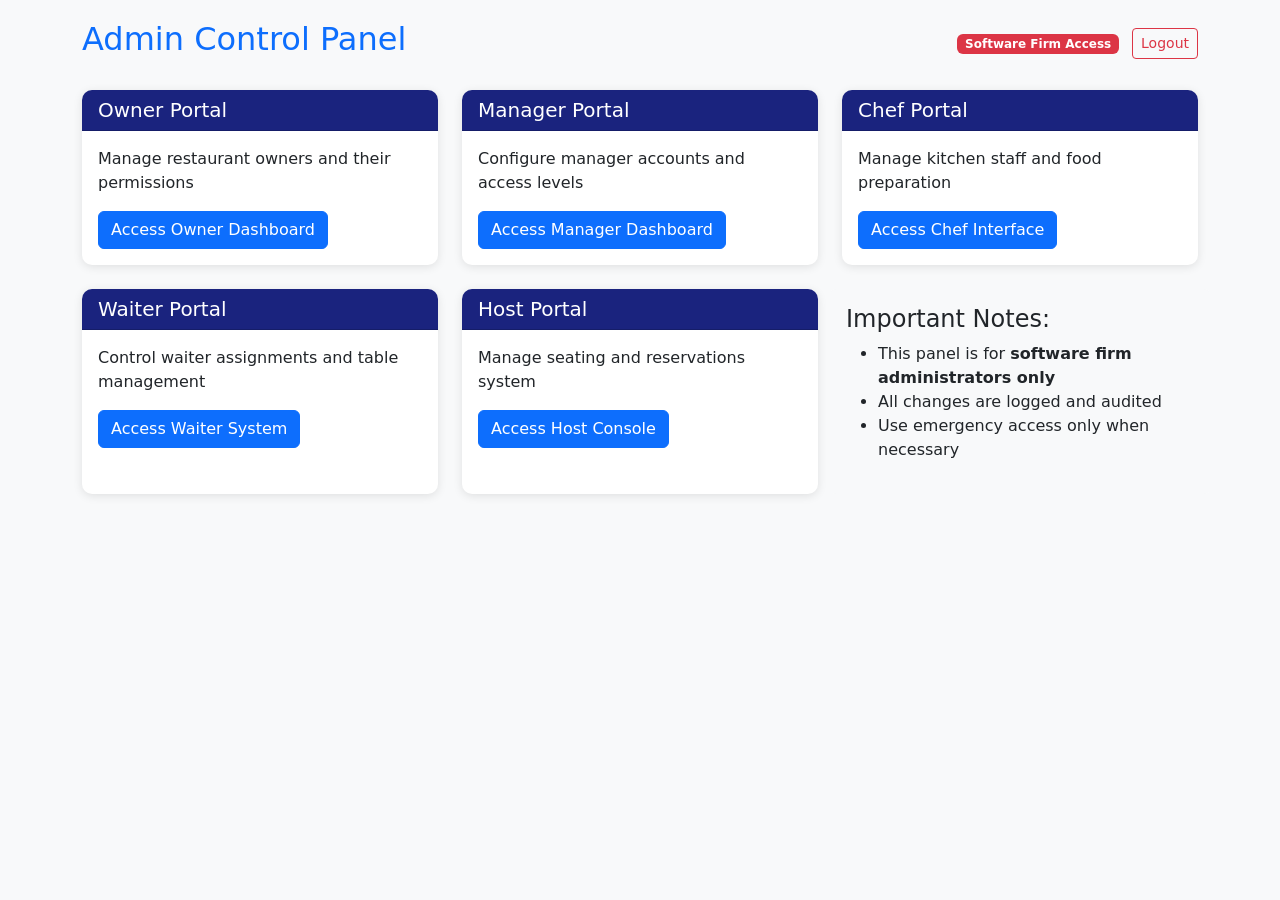
<file: target/classes/templates/admin.html>
<!DOCTYPE html>
<html lang="en">
<head>
    <meta charset="UTF-8">
    <meta name="viewport" content="width=device-width, initial-scale=1.0">
    <title>Admin Control Panel</title>
    <link href="https://cdn.jsdelivr.net/npm/bootstrap@5.3.0/dist/css/bootstrap.min.css" rel="stylesheet">
    <style>
        body {
            background-color: #f8f9fa;
            padding: 20px;
        }
        .admin-card {
            border: none;
            border-radius: 10px;
            box-shadow: 0 2px 10px rgba(0,0,0,0.1);
            transition: transform 0.2s;
            height: 100%;
        }
        .admin-card:hover {
            transform: translateY(-5px);
        }
        .card-header {
            background-color: #1a237e;
            color: white;
            border-radius: 10px 10px 0 0 !important;
        }
    </style>
</head>
<body>
    <div class="container">
        <div class="d-flex justify-content-between align-items-center mb-4">
            <h2 class="text-primary">
                <i class="bi bi-shield-lock"></i> Admin Control Panel
            </h2>
            <div>
                <span class="badge bg-danger me-2">Software Firm Access</span>
                <a href="/" class="btn btn-sm btn-outline-danger">
                    <i class="bi bi-box-arrow-right"></i> Logout
                </a>
            </div>
        </div>

        <div class="row row-cols-1 row-cols-md-2 row-cols-lg-3 g-4">
            <!-- Owner Management -->
            <div class="col">
                <div class="admin-card card">
                    <div class="card-header">
                        <h5 class="card-title mb-0">
                            <i class="bi bi-person-vcard"></i> Owner Portal
                        </h5>
                    </div>
                    <div class="card-body">
                        <p class="card-text">Manage restaurant owners and their permissions</p>
                        <a href="/owner" class="btn btn-primary">
                            Access Owner Dashboard
                        </a>
                    </div>
                </div>
            </div>

            <!-- Manager Management -->
            <div class="col">
                <div class="admin-card card">
                    <div class="card-header">
                        <h5 class="card-title mb-0">
                            <i class="bi bi-person-gear"></i> Manager Portal
                        </h5>
                    </div>
                    <div class="card-body">
                        <p class="card-text">Configure manager accounts and access levels</p>
                        <a href="/manager" class="btn btn-primary">
                            Access Manager Dashboard
                        </a>
                    </div>
                </div>
            </div>

            <!-- Chef Management -->
            <div class="col">
                <div class="admin-card card">
                    <div class="card-header">
                        <h5 class="card-title mb-0">
                            <i class="bi bi-egg-fried"></i> Chef Portal
                        </h5>
                    </div>
                    <div class="card-body">
                        <p class="card-text">Manage kitchen staff and food preparation</p>
                        <a href="/chef" class="btn btn-primary">
                            Access Chef Interface
                        </a>
                    </div>
                </div>
            </div>

            <!-- Waiter Management -->
            <div class="col">
                <div class="admin-card card">
                    <div class="card-header">
                        <h5 class="card-title mb-0">
                            <i class="bi bi-cup-hot"></i> Waiter Portal
                        </h5>
                    </div>
                    <div class="card-body">
                        <p class="card-text">Control waiter assignments and table management</p>
                        <a href="/waiter" class="btn btn-primary">
                            Access Waiter System
                        </a>
                    </div>
                </div>
            </div>

            <!-- Host Management -->
            <div class="col">
                <div class="admin-card card">
                    <div class="card-header">
                        <h5 class="card-title mb-0">
                            <i class="bi bi-door-open"></i> Host Portal
                        </h5>
                    </div>
                    <div class="card-body">
                        <p class="card-text">Manage seating and reservations system</p>
                        <a href="/host" class="btn btn-primary">
                            Access Host Console
                        </a>
                    </div>
                </div>
            </div>

           

        <div class="mt-4 p-3 bg-light rounded">
            <h4><i class="bi bi-shield-exclamation"></i> Important Notes:</h4>
            <ul>
                <li>This panel is for <strong>software firm administrators only</strong></li>
                <li>All changes are logged and audited</li>
                <li>Use emergency access only when necessary</li>
            </ul>
        </div>
    </div>

    <script src="https://cdn.jsdelivr.net/npm/bootstrap@5.3.0/dist/js/bootstrap.bundle.min.js"></script>
</body>
</html>
</file>
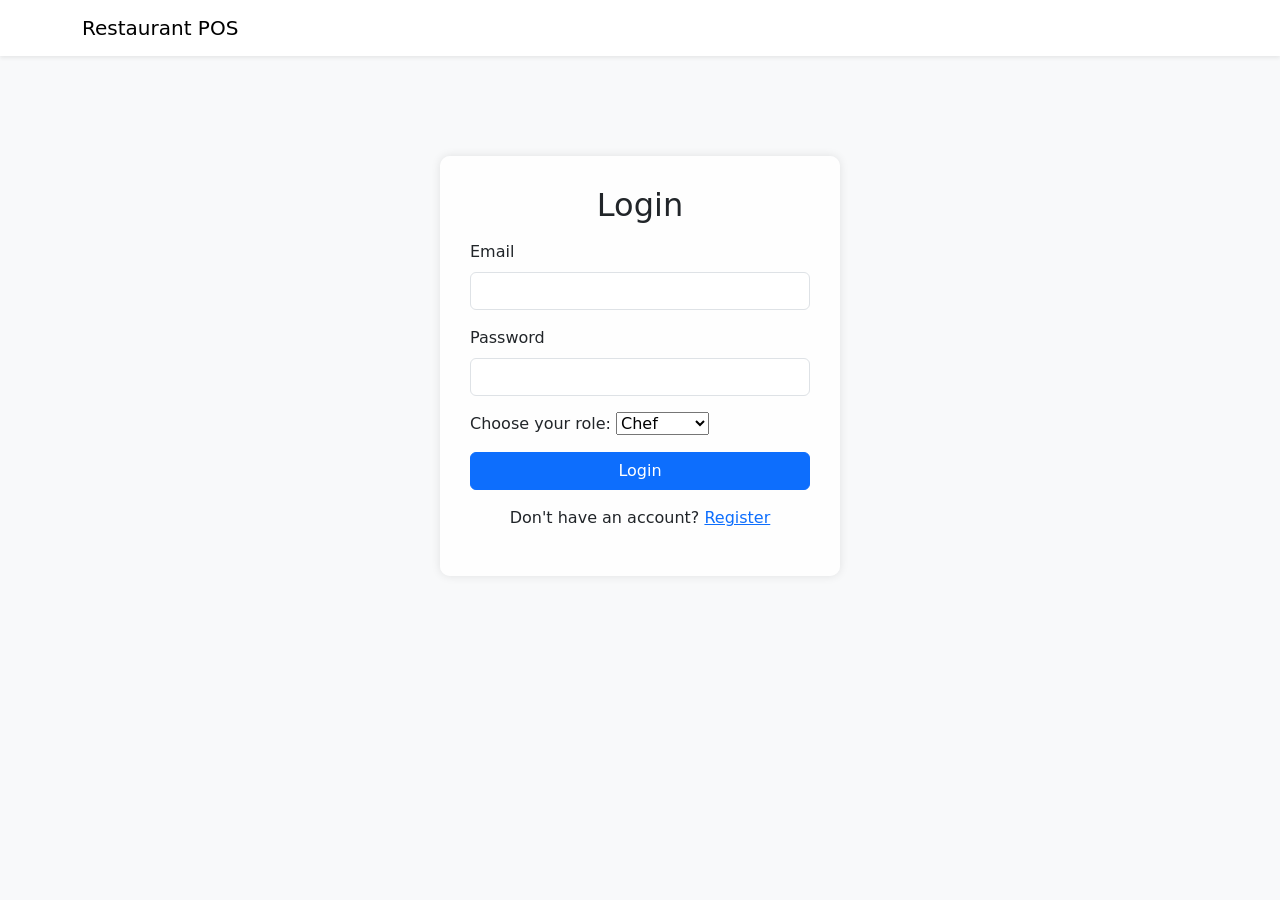
<file: target/classes/templates/login.html>
<!DOCTYPE html>
<html lang="en" xmlns:th="http://www.thymeleaf.org">
<head>
    <meta charset="UTF-8">
    <meta name="viewport" content="width=device-width, initial-scale=1.0">
    <title>Login & Register</title>
    <link href="https://cdn.jsdelivr.net/npm/bootstrap@5.3.0/dist/css/bootstrap.min.css" rel="stylesheet">
    <script defer src="https://cdn.jsdelivr.net/npm/bootstrap@5.3.0/dist/js/bootstrap.bundle.min.js"></script>
    <style>
        .auth-container {
            max-width: 400px;
            margin: 100px auto;
            background: rgba(255, 255, 255, 0.9);
            padding: 30px;
            border-radius: 10px;
            box-shadow: 0 0 10px rgba(0, 0, 0, 0.1);
        }
    </style>
</head>
<body class="bg-light">
    <nav class="navbar navbar-expand-lg navbar-light bg-white shadow-sm">
        <div class="container">
            <a class="navbar-brand" href="/">Restaurant POS</a>
        </div>
    </nav>
    
    <div class="auth-container">
        <h2 class="text-center">Login</h2>
        <th:block th:if="${msg}">
    <p class="text-center fs-3 text-danger" th:text="${msg}"></p>
</th:block>  
        <form action="/loginUser" method="post">
            <div class="mb-3">
                <label for="loginEmail" class="form-label">Email</label>
                <input type="email" class="form-control" id="loginEmail" name ="email" required>
            </div>
            <div class="mb-3">
                <label for="loginPassword" class="form-label">Password</label>
                <input type="password" class="form-control" id="loginPassword" name="password" required>
            </div>
            <div class="mb-3">
<label for="roles">Choose your role:</label>
<select id="roles" name="role">
  <option value="Chef">Chef</option>
  <option value="Waiter">Waiter</option>
  <option value="Manager">Manager</option>
  <option value="Host">Host</option>
</select>
</div>
            <button type="submit" class="btn btn-primary w-100">Login</button>
            <p class="text-center mt-3">Don't have an account? <a href="register">Register</a></p>
        </form>
    </div>
</body>
</html>
</file>
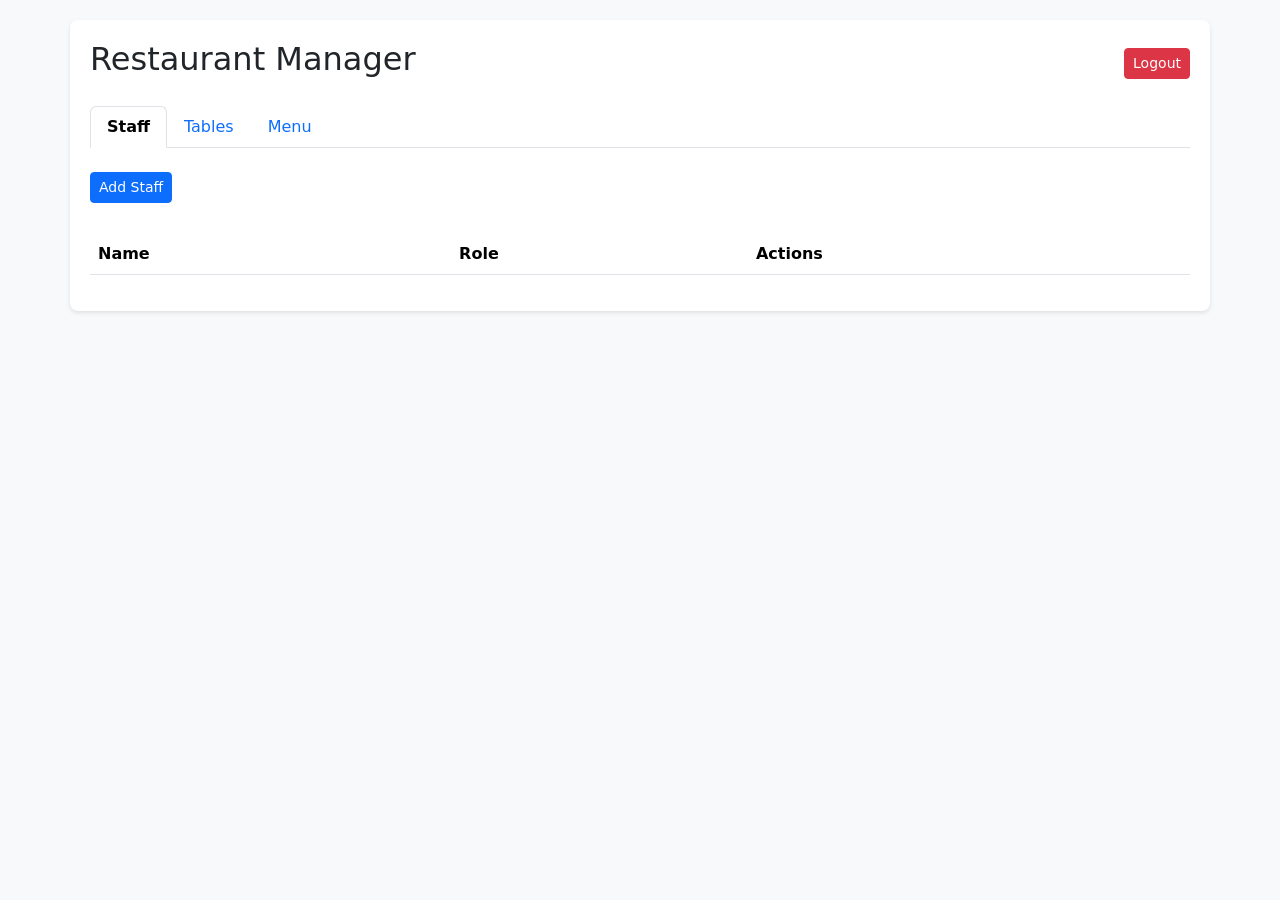
<file: target/classes/templates/manager.html>
<!DOCTYPE html>
<html lang="en">
<head>
    <meta charset="UTF-8">
    <meta name="viewport" content="width=device-width, initial-scale=1.0">
    <title>Restaurant Manager</title>
    <link href="https://cdn.jsdelivr.net/npm/bootstrap@5.3.0/dist/css/bootstrap.min.css" rel="stylesheet">
    <style>
body {
	padding: 20px;
	background-color: #f8f9fa;
}

.container {
	background: white;
	padding: 20px;
	border-radius: 8px;
	box-shadow: 0 2px 4px rgba(0, 0, 0, 0.1);
}

.nav-link.active {
	font-weight: bold;
}

table {
	margin-top: 15px;
}

.menu-img {
	max-width: 100px;
	max-height: 100px;
	border-radius: 4px;
	object-fit: cover;
}

.menu-img-preview {
	margin-top: 10px;
	max-width: 150px;
	max-height: 150px;
	display: none;
}

.header-container {
	display: flex;
	justify-content: space-between;
	align-items: center;
	margin-bottom: 20px;
}
</style>
</head>
<body>
    <div class="container">
        <div class="header-container">
            <h2>Restaurant Manager</h2>
            <button class="btn btn-danger btn-sm" id="logoutBtn">Logout</button>
        </div>
        
        <ul class="nav nav-tabs mb-4">
            <li class="nav-item">
                <a class="nav-link active" data-bs-toggle="tab" href="#staff">Staff</a>
            </li>
            <li class="nav-item">
                <a class="nav-link" data-bs-toggle="tab" href="#tables">Tables</a>
            </li>
            <li class="nav-item">
                <a class="nav-link" data-bs-toggle="tab" href="#menu">Menu</a>
            </li>
        </ul>

        <div class="tab-content">
            <!-- Staff Tab -->
            <div class="tab-pane active" id="staff">
                <button class="btn btn-primary btn-sm mb-3" id="addStaff">Add Staff</button>
                <table class="table table-hover">
                    <thead>
                        <tr>
                            <th>Name</th>
                            <th>Role</th>
                            <th>Actions</th>
                        </tr>
                    </thead>
                    <tbody id="staffList">
                        <!-- Filled by JS -->
                    </tbody>
                </table>
            </div>

            <!-- Tables Tab -->
            <div class="tab-pane" id="tables">
                <table class="table table-hover">
                    <thead>
                        <tr>
                            <th>Table #</th>
                            <th>Waiter</th>
                            <th>Actions</th>
                        </tr>
                    </thead>
                    <tbody id="tablesList">
                        <!-- Filled by JS -->
                    </tbody>
                </table>
            </div>
            
            <!-- Menu Tab -->
            <div class="tab-pane" id="menu">
                <button class="btn btn-primary btn-sm mb-3" id="addMenuItem">Add Menu Item</button>
                <table class="table table-hover">
                    <thead>
                        <tr>
                            <th>Image</th>
                            <th>Name</th>
                            <th>Category</th>
                            <th>Price</th>
                            <th>Actions</th>
                        </tr>
                    </thead>
                    <tbody id="menuList">
                        <!-- Filled by JS -->
                    </tbody>
                </table>
            </div>
        </div>
    </div>

    <!-- Staff Modal -->
    <div class="modal fade" id="staffModal">
        <div class="modal-dialog">
            <div class="modal-content">
                <div class="modal-header">
                    <h5 class="modal-title">Staff Member</h5>
                    <button type="button" class="btn-close" data-bs-dismiss="modal"></button>
                </div>
                <div class="modal-body">
                    <form id="staffForm">
                        <input type="hidden" id="staffId">
                        <div class="mb-3">
                            <label>Name</label>
                            <input type="text" class="form-control" id="staffName" required>
                        </div>
                          <div class="mb-3">
                            <label>Email</label>
                            <input type="text" class="form-control" id="staffEmail" required>
                        </div>
                        <div class="mb-3">
                            <label>Role</label>
                            <select class="form-control" id="staffRole" required>
                                <option value="Waiter">Waiter</option>
                                <option value="Chef">Chef</option>
                                <option value="Host">Host</option>
                            </select>
                        </div>
                    </form>
                </div>
                <div class="modal-footer">
                    <button type="button" class="btn btn-secondary btn-sm" data-bs-dismiss="modal">Cancel</button>
                    <button type="button" class="btn btn-primary btn-sm" id="saveStaff">Save</button>
                </div>
            </div>
        </div>
    </div>

    <!-- Menu Item Modal -->
    <div class="modal fade" id="menuItemModal">
        <div class="modal-dialog">
            <div class="modal-content">
                <div class="modal-header">
                    <h5 class="modal-title">Menu Item</h5>
                    <button type="button" class="btn-close" data-bs-dismiss="modal"></button>
                </div>
                <div class="modal-body">
                    <form id="menuItemForm">
                        <input type="hidden" id="menuItemId">
                        <div class="mb-3">
                            <label>Name</label>
                            <input type="text" class="form-control" id="menuItemName" required>
                        </div>
                        <div class="mb-3">
                            <label>Category</label>
                            <select class="form-control" id="menuItemCategory" required>
                                <option value="PIZZA">PIZZA</option>
                                <option value="BURGERS & SANDWICHES">BURGERS & SANDWICHES</option>
                                <option value="APPETIZERS">APPETIZERS</option>
                                <option value="PASTA">PASTA</option> 
                                <option value="DRINKS">DRINKS</option>
                                <option value="DESSERTS">DESSERTS</option>
                            </select>
                        </div>
                        <div class="mb-3">
                            <label>Price ($)</label>
                            <input type="number" step="0.01" class="form-control" id="menuItemPrice" required>
                        </div>
                        <div class="mb-3">
                            <label>Image URL</label>
                            <input type="url" class="form-control" id="menuItemImage" placeholder="https://example.com/image.jpg">
                            <img id="imagePreview" class="menu-img-preview mt-2" alt="Image preview">
                        </div>
                        <div class="mb-3">
                            <label>Description</label>
                            <textarea class="form-control" id="menuItemDescription"></textarea>
                        </div>
                    </form>
                </div>
                <div class="modal-footer">
                    <button type="button" class="btn btn-secondary btn-sm" data-bs-dismiss="modal">Cancel</button>
                    <button type="button" class="btn btn-primary btn-sm" id="saveMenuItem">Save</button>
                </div>
            </div>
        </div>
    </div>

    <!-- Assign Waiter Modal -->
    <div class="modal fade" id="assignModal">
        <div class="modal-dialog">
            <div class="modal-content">
                <div class="modal-header">
                    <h5 class="modal-title">Assign Waiter</h5>
                    <button type="button" class="btn-close" data-bs-dismiss="modal"></button>
                </div>
                <div class="modal-body">
                    <select class="form-select" id="waiterSelect">
                        <!-- Filled by JS -->
                    </select>
                </div>
                <div class="modal-footer">
                    <button type="button" class="btn btn-secondary btn-sm" data-bs-dismiss="modal">Cancel</button>
                    <button type="button" class="btn btn-primary btn-sm" id="assignWaiter">Assign</button>
                </div>
            </div>
        </div>
    </div>

    <script src="https://cdn.jsdelivr.net/npm/bootstrap@5.3.0/dist/js/bootstrap.bundle.min.js"></script>
    <script>
    document.getElementById('logoutBtn').addEventListener('click', function() {
        if(confirm('Are you sure you want to logout?')) {
            window.location.href = '/';
        }
    });
    window.addEventListener('DOMContentLoaded', fetchMenuItems);
    document.addEventListener("DOMContentLoaded", () => {
        fetch('http://localhost:9090/api/getEmployees')
            .then(response => response.json())
            .then(data => {
                staff = data.map(person => ({
                    ...person,
                    id: person.employeeID 
                }));
                renderStaff();
            })
            .catch(err => {
                console.error("Failed to fetch staff:", err);
            });
    });
      
        /* let staff = [
            {id: 1, name: "John Doe", role: "WAITER"},
            {id: 2, name: "Jane Smith", role: "CHEF"}
        ]; */
        
        let tables = [
            {id: 1, number: "T1", waiter: null},
            {id: 2, number: "T2", waiter: null},
            {id: 3, number: "T3", waiter: null},
            {id: 4, number: "T4", waiter: null},
            {id: 5, number: "T5", waiter: null},
            {id: 6, number: "T6", waiter: null},
            {id: 7, number: "T7", waiter: null},
            {id: 8, number: "T8", waiter: null}
        ];

        let menuItems = [];

       
        async function fetchMenuItems() {
            try {
                const response = await fetch('http://localhost:9090/api/getMenu');
                if (!response.ok) throw new Error('Failed to fetch menu items');
                
                menuItems = await response.json();
                renderMenuItems();
            } catch (error) {
                console.error("Error fetching menu items:", error);
            }
        }

       
        document.addEventListener('DOMContentLoaded', function() {
           /*  renderStaff(); */
            renderTables();
            renderMenuItems();
            
            // Staff Management
            document.getElementById('addStaff').addEventListener('click', () => {
                document.getElementById('staffForm').reset();
                document.getElementById('staffId').value = '';
                new bootstrap.Modal(document.getElementById('staffModal')).show();
            });
            
            document.getElementById('saveStaff').addEventListener('click', async () => {
                const id = document.getElementById('staffId').value;
                const name = document.getElementById('staffName').value;
                const role = document.getElementById('staffRole').value;
                const email= document.getElementById('staffEmail').value;
                   
                    const newStaff = { name, role ,email };
                    if (id) {
        
                        await fetch(`http://localhost:9090/api/updateEmployee/${id}`, {
                            method: 'PUT',
                            headers: {
                                'Content-Type': 'application/json',
                            },
                            body: JSON.stringify(newStaff),
                        }).then(response => {
                            if (response.ok) {
                            	alert("Staff updated successfully.")
                                console.log("Staff updated successfully.");
                            	renderStaff();
                            	location.reload();
                            } else {
                                throw new Error("Failed to update staff");
                            }
                        }).catch(error => {
                            console.error("Error updating staff:", error);
                        });
                    } else {
                    await fetch('http://localhost:9090/api/saveEmployee', {
                        method: 'POST',
                        headers: {
                            'Content-Type': 'application/json',
                        },
                        body: JSON.stringify(newStaff),
                    }).then(response => {
                        if (response.ok) {
                        	alert("Staff Added successfully.")
                          
                        	location.reload();
                            renderStaff();
                        } else {
                            throw new Error("Failed to add staff");
                        }
                    }).then(data => {
                    
                        const newId = data.id;  
                        staff.push({ id: newId, name, role ,email});
                        alert("Staff added successfully.")
                        console.log("Staff added successfully.");
                        location.reload();
                    }).catch(error => {
                        console.error("Error adding staff:", error);
                    });
                
                    }
                renderStaff();
                bootstrap.Modal.getInstance(document.getElementById('staffModal')).hide();
            });

            
            // Menu Item Management
            document.getElementById('addMenuItem').addEventListener('click', () => {
                document.getElementById('menuItemForm').reset();
                document.getElementById('menuItemId').value = '';
                document.getElementById('imagePreview').style.display = 'none';
                new bootstrap.Modal(document.getElementById('menuItemModal')).show();
            });
            
            // Image URL preview
            document.getElementById('menuItemImage').addEventListener('input', function() {
                const preview = document.getElementById('imagePreview');
                if (this.value) {
                    preview.src = this.value;
                    preview.style.display = 'block';
                } else {
                    preview.style.display = 'none';
                }
            });
            
            document.getElementById('saveMenuItem').addEventListener('click', async () => {
                const id = document.getElementById('menuItemId').value;
                const name = document.getElementById('menuItemName').value;
                const category = document.getElementById('menuItemCategory').value;
                const price = parseFloat(document.getElementById('menuItemPrice').value);
                const description = document.getElementById('menuItemDescription').value;
                const imageUrl = document.getElementById('menuItemImage').value;

                const menuItemData = { name, category, price, desc: description, imageUrl };

                try {
                    if (id) {
                        
                        await fetch(`http://localhost:9090/api/updateMenu/${id}`, {
                            method: 'PUT',
                            headers: {
                                'Content-Type': 'application/json',
                            },
                            body: JSON.stringify(menuItemData),
                        });
                    } else {
                       
                        await fetch('http://localhost:9090/api/saveMenu', {
                            method: 'POST',
                            headers: {
                                'Content-Type': 'application/json',
                            },
                            body: JSON.stringify(menuItemData),
                        });
                    }

                   
                    await fetchMenuItems();

                    
                    bootstrap.Modal.getInstance(document.getElementById('menuItemModal')).hide();
                } catch (error) {
                    console.error("Error saving menu item:", error);
                }
            });
            
            // Table Assignments
            document.getElementById('assignWaiter').addEventListener('click', () => {
                const tableId = parseInt(document.getElementById('assignModal').getAttribute('data-table'));
                const waiter = document.getElementById('waiterSelect').value;
                
                const table = tables.find(t => t.id === tableId);
                if(table) table.waiter = waiter;
                
                renderTables();
                bootstrap.Modal.getInstance(document.getElementById('assignModal')).hide();
            });
        });
        
        function renderStaff() {
            const tbody = document.getElementById('staffList');
            tbody.innerHTML = '';
            
            staff.forEach(person => {
                const row = document.createElement('tr');
                row.innerHTML = `
                    <td>${person.name}</td>
                    <td>${person.role}</td>
                    <td>
                        <button class="btn btn-sm btn-outline-primary edit-staff" data-id="${person.employeeid}">Edit</button>
                        <button class="btn btn-sm btn-outline-danger delete-staff" data-id="${person.employeeid}">Delete</button>
                    </td>
                `;
                tbody.appendChild(row);
            });
            
           
            document.querySelectorAll('.edit-staff').forEach(btn => {
                btn.addEventListener('click', function() {
                    const id = this.getAttribute('data-id');
                    const person = staff.find(s => s.employeeid == id);
                    
                    document.getElementById('staffId').value = id;
                    document.getElementById('staffName').value = person.name;
                    document.getElementById('staffEmail').value = person.email;
                    document.getElementById('staffRole').value = person.role;
                    
                    
                    new bootstrap.Modal(document.getElementById('staffModal')).show();
                });
            });
            
            document.querySelectorAll('.delete-staff').forEach(btn => {
                btn.addEventListener('click', async function () {
                    if (confirm('Delete this staff member?')) {
                        const id = this.getAttribute('data-id');

                        try {
                            const response = await fetch(`http://localhost:9090/api/deleteEmployee/${id}`, {
                                method: 'DELETE'
                            });

                            if (response.ok) {
                                
                                staff = staff.filter(s => s.employeeid !== id);
                                renderStaff();
                                alert("Staff deleted successfully.");
                                location.reload();
                            } else {
                                throw new Error('Failed to delete staff from server');
                            }
                        } catch (error) {
                            console.error('Error deleting staff:', error);
                            alert('Failed to delete staff. Please try again.');
                        }
                    }
                });
            });
        }
        
        function renderTables() {
            const tbody = document.getElementById('tablesList');
            tbody.innerHTML = '';
            
            tables.forEach(table => {
                const row = document.createElement('tr');
                row.innerHTML = `
                    <td>${table.number}</td>
                    <td>${table.waiter || '-'}</td>
                    <td>
                        ${table.waiter ? 
                            `<button class="btn btn-sm btn-outline-warning unassign" data-id="${table.id}">Unassign</button>` : 
                            `<button class="btn btn-sm btn-outline-primary assign" data-id="${table.id}">Assign</button>`}
                    </td>
                `;
                tbody.appendChild(row);
            });
            
            // Add event listeners
            document.querySelectorAll('.assign').forEach(btn => {
                btn.addEventListener('click', function() {
                    const tableId = this.getAttribute('data-id');
                    const modal = document.getElementById('assignModal');
                    
                    // Populate waiters
                    const select = document.getElementById('waiterSelect');
                    select.innerHTML = '';
                    staff.filter(s => s.role === 'Waiter').forEach(waiter => {
                        const option = document.createElement('option');
                        option.value = waiter.name;
                        option.textContent = waiter.name;
                        select.appendChild(option);
                    });
                    
                    modal.setAttribute('data-table', tableId);
                    new bootstrap.Modal(modal).show();
                });
            });
            
            document.querySelectorAll('.unassign').forEach(btn => {
                btn.addEventListener('click', function() {
                    if(confirm('Unassign waiter from this table?')) {
                        const tableId = parseInt(this.getAttribute('data-id'));
                        const table = tables.find(t => t.id === tableId);
                        if(table) table.waiter = null;
                        renderTables();
                    }
                });
            });
        }
        
        function renderMenuItems() {
            const tbody = document.getElementById('menuList');
            tbody.innerHTML = '';
            
            menuItems.forEach(item => {
                const row = document.createElement('tr');
                row.innerHTML = `
                    <td>
                        ${item.imageUrl ? 
                            `<img src="/${item.imageUrl}" class="menu-img" alt="${item.name}">` : 
                            'No Image'}
                    </td>
                    <td>${item.name}</td>
                    <td>${item.category}</td>
                    <td>$${item.price}</td>
                    <td>${item.desc}</td>
                    <td>
                        <button class="btn btn-sm btn-outline-primary edit-menu" data-id="${item.name}">Edit</button>
                        <button class="btn btn-sm btn-outline-danger delete-menu" data-id="${item.name}">Delete</button>
                    </td>
                `;
                tbody.appendChild(row);
            });
       
            
            // Add event listeners
            document.querySelectorAll('.edit-menu').forEach(btn => {
                btn.addEventListener('click', function() {
                    const id = this.getAttribute('data-id');
                    const item = menuItems.find(m => m.name == id);
                    
                    document.getElementById('menuItemId').value = id;
                    document.getElementById('menuItemName').value = item.name;
                    document.getElementById('menuItemCategory').value = item.category;
                    document.getElementById('menuItemPrice').value = item.price;
                    document.getElementById('menuItemDescription').value = item.desc || '';
                    document.getElementById('menuItemImage').value = item.imageUrl || '';
                    
                    const preview = document.getElementById('imagePreview');
                    if (item.imageUrl) {
                        preview.src = item.imageUrl;
                        preview.style.display = 'block';
                    } else {
                        preview.style.display = 'none';
                    }
                    
                    new bootstrap.Modal(document.getElementById('menuItemModal')).show();
                });
            });
            
            document.querySelectorAll('.delete-menu').forEach(btn => {
                btn.addEventListener('click', async function() {
                    if (confirm('Delete this menu item?')) {
                        const id = this.getAttribute('data-id');
                        try {
                            await fetch(`http://localhost:9090/api/deleteMenu/${id}`, {
                                method: 'DELETE'
                            });

                          
                            await fetchMenuItems();
                        } catch (error) {
                            console.error('Error deleting menu item:', error);
                        }
                    }
                });
            });
        }
    </script>
</body>
</html>
</file>
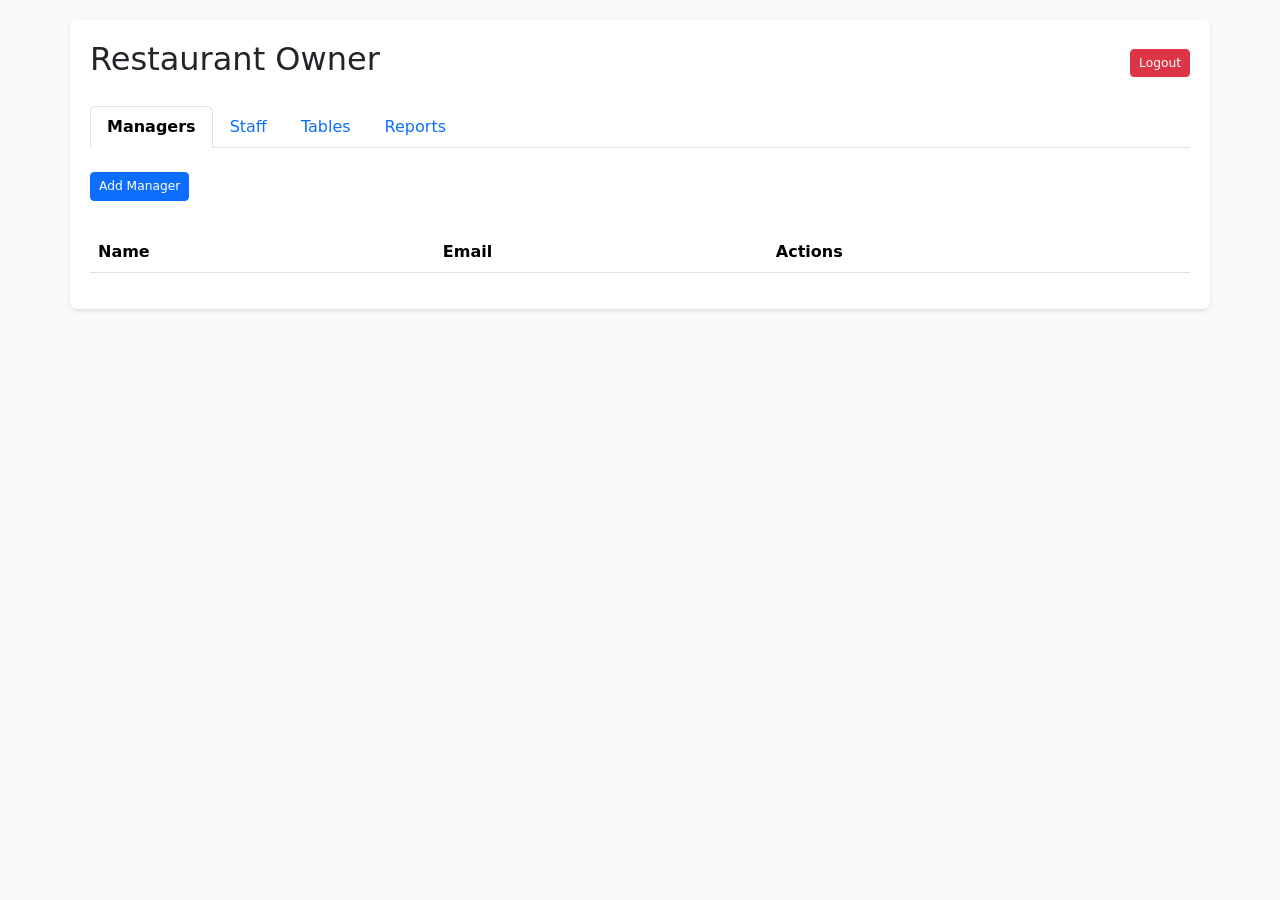
<file: target/classes/templates/owner.html>
<!DOCTYPE html>
<html lang="en">
<head>
    <meta charset="UTF-8">
    <meta name="viewport" content="width=device-width, initial-scale=1.0">
    <title>Restaurant Manager</title>
    <link href="https://cdn.jsdelivr.net/npm/bootstrap@5.3.0/dist/css/bootstrap.min.css" rel="stylesheet">
    <style>
        body { padding: 20px; background-color: #f8f9fa; }
        .container { background: white; padding: 20px; border-radius: 8px; box-shadow: 0 2px 4px rgba(0,0,0,0.1); }
        .nav-tabs .nav-link.active { font-weight: bold; background-color: white; }
        table { margin-top: 15px; }
        
        /* Header and Logout Button */
        .header-container {
            display: flex;
            justify-content: space-between;
            align-items: center;
            margin-bottom: 20px;
        }
        
        /* Table Assignment Styles (matching manager dashboard) */
        .badge {
            font-size: 0.85em;
            padding: 0.35em 0.65em;
            font-weight: 500;
        }
        
        .btn-sm {
            padding: 0.25rem 0.5rem;
            font-size: 0.765625rem;
        }
        
        .btn-outline-primary {
            color: #0d6efd;
            border-color: #0d6efd;
        }
        
        .btn-outline-primary:hover {
            color: #fff;
            background-color: #0d6efd;
            border-color: #0d6efd;
        }
        
        .btn-outline-warning {
            color: #ffc107;
            border-color: #ffc107;
        }
        
        .btn-outline-warning:hover {
            color: #000;
            background-color: #ffc107;
            border-color: #ffc107;
        }
        
        .modal-content {
            border: none;
            box-shadow: 0 0.5rem 1rem rgba(0, 0, 0, 0.15);
        }
        
        .modal-header {
            border-bottom: 1px solid #dee2e6;
            padding: 1rem 1.5rem;
        }
        
        .modal-footer {
            border-top: 1px solid #dee2e6;
            padding: 0.75rem 1.5rem;
        }
        
        .form-select {
            padding: 0.375rem 2.25rem 0.375rem 0.75rem;
            background-size: 16px 12px;
        }
    </style>
</head>
<body>
    <div class="container">
        <div class="header-container">
            <h2>Restaurant Owner</h2>
            <button class="btn btn-danger btn-sm" id="logoutBtn">Logout</button>
        </div>
        
        <ul class="nav nav-tabs mb-4">
            <li class="nav-item">
                <a class="nav-link active" data-bs-toggle="tab" href="#managers">Managers</a>
            </li>
            <li class="nav-item">
                <a class="nav-link" data-bs-toggle="tab" href="#staff">Staff</a>
            </li>
            <li class="nav-item">
                <a class="nav-link" data-bs-toggle="tab" href="#tables">Tables</a>
            </li>
            <li class="nav-item">
                <a class="nav-link" data-bs-toggle="tab" href="#reports">Reports</a>
            </li>
        </ul>

        <div class="tab-content">
            <!-- Managers Tab -->
            <div class="tab-pane active" id="managers">
                <button class="btn btn-primary btn-sm mb-3" id="addManagerBtn">Add Manager</button>
                <table class="table table-hover">
                    <thead>
                        <tr>
                            <th>Name</th>
                            <th>Email</th>
                            <th>Actions</th>
                        </tr>
                    </thead>
                    <tbody id="managersList"></tbody>
                </table>
            </div>

            <!-- Staff Tab -->
            <div class="tab-pane" id="staff">
                <button class="btn btn-primary btn-sm mb-3" id="addStaffBtn">Add Staff</button>
                <table class="table table-hover">
                    <thead>
                        <tr>
                            <th>Name</th>
                            <th>Role</th>
                            <th>Actions</th>
                        </tr>
                    </thead>
                    <tbody id="staffList"></tbody>
                </table>
            </div>

            <!-- Tables Tab -->
            <div class="tab-pane" id="tables">
                <table class="table table-hover">
                    <thead>
                        <tr>
                            <th>Table #</th>
                            <th>Status</th>
                            <th>Waiter</th>
                            <th>Actions</th>
                        </tr>
                    </thead>
                    <tbody id="tablesList"></tbody>
                </table>
            </div>

            <!-- Reports Tab -->
            <div class="tab-pane" id="reports">
                <div class="row mb-3">
                    <div class="col-md-3">
                        <label>From Date:</label>
                        <input type="date" class="form-control" id="fromDate">
                    </div>
                    <div class="col-md-3">
                        <label>To Date:</label>
                        <input type="date" class="form-control" id="toDate">
                    </div>
                    <div class="col-md-3 d-flex align-items-end">
                        <button class="btn btn-primary" id="generateReportBtn">Generate</button>
                    </div>
                </div>
                
                <div class="card mb-3">
                    <div class="card-header bg-primary text-white">
                        Sales Summary
                    </div>
                    <div class="card-body">
                        <h5 class="card-title">Total Revenue: <span id="totalRevenue">$0.00</span></h5>
                    </div>
                </div>
                
                <table class="table table-hover">
                    <thead class="table-light">
                        <tr>
                            <th>Item</th>
                            <th>Quantity Sold</th>
                            <th>Total Revenue</th>
                        </tr>
                    </thead>
                    <tbody id="reportData"></tbody>
                </table>
            </div>
        </div>
    </div>

    <!-- Manager Modal -->
    <div class="modal fade" id="managerModal">
        <div class="modal-dialog">
            <div class="modal-content">
                <div class="modal-header">
                    <h5 class="modal-title" id="managerModalTitle">Add Manager</h5>
                    <button type="button" class="btn-close" data-bs-dismiss="modal"></button>
                </div>
                <div class="modal-body">
                    <form id="managerForm">
                        <input type="hidden" id="managerId">
                        <div class="mb-3">
                            <label class="form-label">Full Name</label>
                            <input type="text" class="form-control" id="managerName" required>
                        </div>
                        <div class="mb-3">
                            <label class="form-label">Email</label>
                            <input type="email" class="form-control" id="managerEmail" required>
                        </div>
                    </form>
                </div>
                <div class="modal-footer">
                    <button type="button" class="btn btn-secondary" data-bs-dismiss="modal">Cancel</button>
                    <button type="button" class="btn btn-primary" id="saveManagerBtn">Save</button>
                </div>
            </div>
        </div>
    </div>

    <!-- Staff Modal -->
    <div class="modal fade" id="staffModal">
        <div class="modal-dialog">
            <div class="modal-content">
                <div class="modal-header">
                    <h5 class="modal-title">Add Staff</h5>
                    <button type="button" class="btn-close" data-bs-dismiss="modal"></button>
                </div>
                <div class="modal-body">
                    <form id="staffForm">
                        <input type="hidden" id="staffId">
                        <div class="mb-3">
                            <label class="form-label">Name</label>
                            <input type="text" class="form-control" id="staffName" required>
                        </div>
                        <div class="mb-3">
                            <label class="form-label">Email</label>
                            <input type="text" class="form-control" id="staffEmail" required>
                        </div>
                        <div class="mb-3">
                            <label class="form-label">Role</label>
                            <select class="form-select" id="staffRole" required>
                                <option value="Waiter">Waiter</option>
                                <option value="Chef">Chef</option>
                                <option value="Host">Host</option>
                            </select>
                        </div>
                    </form>
                </div>
                <div class="modal-footer">
                    <button type="button" class="btn btn-secondary" data-bs-dismiss="modal">Cancel</button>
                    <button type="button" class="btn btn-primary" id="saveStaffBtn">Save</button>
                </div>
            </div>
        </div>
    </div>

    <!-- Assign Waiter Modal -->
    <div class="modal fade" id="assignModal">
        <div class="modal-dialog">
            <div class="modal-content">
                <div class="modal-header">
                    <h5 class="modal-title">Assign Waiter</h5>
                    <button type="button" class="btn-close" data-bs-dismiss="modal"></button>
                </div>
                <div class="modal-body">
                    <select class="form-select" id="waiterSelect">
                        <!-- Filled by JS -->
                    </select>
                </div>
                <div class="modal-footer">
                    <button type="button" class="btn btn-secondary btn-sm" data-bs-dismiss="modal">Cancel</button>
                    <button type="button" class="btn btn-primary btn-sm" id="assignWaiter">Assign</button>
                </div>
            </div>
        </div>
    </div>

    <script src="https://cdn.jsdelivr.net/npm/bootstrap@5.3.0/dist/js/bootstrap.bundle.min.js"></script>
    <script>
        
        let managers = []
        document.addEventListener("DOMContentLoaded", () => {
            fetch('http://localhost:9090/api/getManager')
                .then(response => response.json())
                .then(data => {
                    managers = data.map(person => ({
                        ...person,
                        id: person.employeeID 
                    }));
                    renderManagers();
                })
                .catch(err => {
                    console.error("Failed to fetch manager:", err);
                });
        });
        
        let staff = []
        document.addEventListener("DOMContentLoaded", () => {
            fetch('http://localhost:9090/api/getEmployees')
                .then(response => response.json())
                .then(data => {
                    staff = data.map(person => ({
                        ...person,
                        id: person.employeeID 
                    }));
                    renderStaff();
                })
                .catch(err => {
                    console.error("Failed to fetch staff:", err);
                });
        });
        
        let tables = [
            {id: 1, number: "T1", status: "AVAILABLE", waiter: null},
            {id: 2, number: "T2", status: "AVAILABLE", waiter: null},
            {id: 3, number: "T3", status: "AVAILABLE", waiter: null},
            {id: 4, number: "T4", status: "AVAILABLE", waiter: null},
            {id: 5, number: "T5", status: "AVAILABLE", waiter: null},
            {id: 6, number: "T6", status: "AVAILABLE", waiter: null},
            {id: 7, number: "T7", status: "AVAILABLE", waiter: null},
            {id: 8, number: "T8", status: "AVAILABLE", waiter: null},
        ];
        
      
        document.addEventListener('DOMContentLoaded', function() {
            renderManagers();
            renderStaff();
            renderTables();
            
           
            const today = new Date().toISOString().split('T')[0];
            document.getElementById('fromDate').value = today;
            document.getElementById('toDate').value = today;
            
          
            document.getElementById('logoutBtn').addEventListener('click', function() {
                if(confirm('Are you sure you want to logout?')) {
                    window.location.href = '/';
                }
            });
            
           
            document.getElementById('addManagerBtn').addEventListener('click', () => {
                document.getElementById('managerModalTitle').textContent = "Add Manager";
                document.getElementById('managerForm').reset();
                document.getElementById('managerId').value = '';
                new bootstrap.Modal(document.getElementById('managerModal')).show();
            });
            
            document.getElementById('saveManagerBtn').addEventListener('click', async () => {
                const id = document.getElementById('managerId').value;
                const name = document.getElementById('managerName').value;
                const email = document.getElementById('managerEmail').value;
                const role = 'Manager';
                
                const newStaff = { name, email, role };
                if (id) {
                    await fetch(`http://localhost:9090/api/updateEmployee/${id}`, {
                        method: 'PUT',
                        headers: {
                            'Content-Type': 'application/json',
                        },
                        body: JSON.stringify(newStaff),
                    }).then(response => {
                        if (response.ok) {
                            alert("Manager updated successfully.")
                            console.log("Staff updated successfully.");
                            location.reload();
                        } else {
                            throw new Error("Failed to update staff");
                        }
                    }).catch(error => {
                        console.error("Error updating staff:", error);
                    });
                } else {
                    await fetch('http://localhost:9090/api/saveEmployee', {
                        method: 'POST',
                        headers: {
                            'Content-Type': 'application/json',
                        },
                        body: JSON.stringify(newStaff),
                    }).then(response => {
                        if (response.ok) {
                        	 alert("Manager added successfully.")
                             console.log("Staff added successfully.");
                             location.reload();
                        } else {
                            throw new Error("Failed to add staff");
                        }
                    }).then(data => {
                        const newId = data.id;  
                        staff.push({ id: newId, name, role, email });
                       
                    }).catch(error => {
                        console.error("Error adding staff:", error);
                    });
                }
                
                renderManagers();
                bootstrap.Modal.getInstance(document.getElementById('managerModal')).hide();
            });
            
            
            document.getElementById('addStaffBtn').addEventListener('click', () => {
                document.getElementById('staffForm').reset();
                document.getElementById('staffId').value = '';
                new bootstrap.Modal(document.getElementById('staffModal')).show();
            });
            
            document.getElementById('saveStaffBtn').addEventListener('click', async () => {
                const id = document.getElementById('staffId').value;
                const name = document.getElementById('staffName').value;
                const role = document.getElementById('staffRole').value;
                const email = document.getElementById('staffEmail').value;
                
                const newStaff = { name, role, email };
                if (id) {
                    await fetch(`http://localhost:9090/api/updateEmployee/${id}`, {
                        method: 'PUT',
                        headers: {
                            'Content-Type': 'application/json',
                        },
                        body: JSON.stringify(newStaff),
                    }).then(response => {
                        if (response.ok) {
                            alert("Staff updated successfully.")
                            console.log("Staff updated successfully.");
                            location.reload();
                        } else {
                            throw new Error("Failed to update staff");
                        }
                    }).catch(error => {
                        console.error("Error updating staff:", error);
                    });
                } else {
                    await fetch('http://localhost:9090/api/saveEmployee', {
                        method: 'POST',
                        headers: {
                            'Content-Type': 'application/json',
                        },
                        body: JSON.stringify(newStaff),
                    }).then(response => {
                        if (response.ok) {
                        	 alert("Staff Added successfully.")
                             console.log("Staff Added successfully.");
                        
                                 location.reload();
                        } else {
                            throw new Error("Failed to add staff");
                        }
                    }).then(data => {
                        const newId = data.id;  
                        staff.push({ id: newId, name, role, email });
                        alert("Staff added successfully.")
                        console.log("Staff added successfully.");
                        location.reload();
                    }).catch(error => {
                        console.error("Error adding staff:", error);
                    });
                }
                renderStaff();
                bootstrap.Modal.getInstance(document.getElementById('staffModal')).hide();
            });
            
            // Table Assignments
            document.getElementById('assignWaiter').addEventListener('click', () => {
                const tableId = parseInt(document.getElementById('assignModal').getAttribute('data-table'));
                const waiter = document.getElementById('waiterSelect').value;
                
                const table = tables.find(t => t.id === tableId);
                if(table) {
                    table.waiter = waiter;
                    table.status = "OCCUPIED";
                }
                
                renderTables();
                bootstrap.Modal.getInstance(document.getElementById('assignModal')).hide();
            });
            
            // Report generation
            document.getElementById('generateReportBtn').addEventListener('click', () => {
                const fromDate = document.getElementById('fromDate').value;
                const toDate = document.getElementById('toDate').value;
                
                // In a real app, you would fetch this from your API
                // This is just sample data
                const sampleReport = {
                    totalRevenue: 1245.50,
                    items: [
                        {name: "Burger", quantity: 28, revenue: 336.00},
                        {name: "Pizza", quantity: 18, revenue: 324.00},
                        {name: "Salad", quantity: 12, revenue: 156.00},
                        {name: "Drinks", quantity: 45, revenue: 225.00},
                        {name: "Dessert", quantity: 15, revenue: 204.50}
                    ]
                };
                
                renderReport(sampleReport);
            });
        });
        
        function renderManagers() {
            const tbody = document.getElementById('managersList');
            tbody.innerHTML = '';
            
            managers.forEach(manager => {
                const row = document.createElement('tr');
                row.innerHTML = `
                    <td>${manager.name}</td>
                    <td>${manager.email}</td>
                    <td>
                        <button class="btn btn-sm btn-outline-primary edit-manager" data-id="${manager.employeeid}">Edit</button>
                        <button class="btn btn-sm btn-outline-danger delete-manager" data-id="${manager.employeeid}">Delete</button> 
                    </td>
                `;
                tbody.appendChild(row);
            });
            
           
            document.querySelectorAll('.edit-manager').forEach(btn => {
                btn.addEventListener('click', function() {
                    const id = this.getAttribute('data-id');
                    const manager = managers.find(m => m.employeeid == id);
                    
                    document.getElementById('managerModalTitle').textContent = "Edit Manager";
                    document.getElementById('managerId').value = id;
                    document.getElementById('managerName').value = manager.name;
                    document.getElementById('managerEmail').value = manager.email;
                    
                    new bootstrap.Modal(document.getElementById('managerModal')).show();
                });
            });
            
            document.querySelectorAll('.delete-manager').forEach(btn => {
                btn.addEventListener('click', async function () {
                    if (confirm('Delete this Manager?')) {
                        const id = this.getAttribute('data-id');

                        try {
                            const response = await fetch(`http://localhost:9090/api/deleteEmployee/${id}`, {
                                method: 'DELETE'
                            });

                            if (response.ok) {
                                managers = managers.filter(m => m.employeeid !== id);
                                renderManagers();
                                alert("Manager deleted successfully.");
                                location.reload();
                            } else {
                                throw new Error('Failed to delete staff from server');
                            }
                        } catch (error) {
                            console.error('Error deleting staff:', error);
                            alert('Failed to delete staff. Please try again.');
                        }
                    }
                });
            });
        }
        
        function renderStaff() {
            const tbody = document.getElementById('staffList');
            tbody.innerHTML = '';
            
            staff.forEach(person => {
                const row = document.createElement('tr');
                row.innerHTML = `
                    <td>${person.name}</td>
                    <td>${person.role}</td>
                    <td>
                        <button class="btn btn-sm btn-outline-primary edit-staff" data-id="${person.employeeid}">Edit</button>
                        <button class="btn btn-sm btn-outline-danger delete-staff" data-id="${person.employeeid}">Delete</button>
                    </td>
                `;
                tbody.appendChild(row);
            });
            
            document.querySelectorAll('.edit-staff').forEach(btn => {
                btn.addEventListener('click', function() {
                    const id = this.getAttribute('data-id');
                    const person = staff.find(s => s.employeeid == id);
                    
                    document.getElementById('staffId').value = id;
                    document.getElementById('staffName').value = person.name;
                    document.getElementById('staffEmail').value = person.email;
                    document.getElementById('staffRole').value = person.role;
                    
                    new bootstrap.Modal(document.getElementById('staffModal')).show();
                });
            });
            
            document.querySelectorAll('.delete-staff').forEach(btn => {
                btn.addEventListener('click', async function () {
                    if (confirm('Delete this staff member?')) {
                        const id = this.getAttribute('data-id');

                        try {
                            const response = await fetch(`http://localhost:9090/api/deleteEmployee/${id}`, {
                                method: 'DELETE'
                            });

                            if (response.ok) {
                                staff = staff.filter(s => s.employeeid !== id);
                                renderStaff();
                                alert("Staff deleted successfully.");
                                location.reload();
                            } else {
                                throw new Error('Failed to delete staff from server');
                            }
                        } catch (error) {
                            console.error('Error deleting staff:', error);
                            alert('Failed to delete staff. Please try again.');
                        }
                    }
                });
            });
        }
        
        function renderTables() {
            const tbody = document.getElementById('tablesList');
            tbody.innerHTML = '';
            
            tables.forEach(table => {
                const row = document.createElement('tr');
                row.innerHTML = `
                    <td>${table.number}</td>
                    <td><span class="badge ${table.status === 'AVAILABLE' ? 'bg-success' : 'bg-warning text-dark'}">${table.status}</span></td>
                    <td>${table.waiter || '-'}</td>
                    <td>
                        ${table.waiter ? 
                            `<button class="btn btn-sm btn-outline-warning unassign-waiter" data-id="${table.id}">Unassign</button>` : 
                            `<button class="btn btn-sm btn-outline-primary assign-waiter" data-id="${table.id}">Assign</button>`}
                    </td>
                `;
                tbody.appendChild(row);
            });
            
           
            document.querySelectorAll('.assign-waiter').forEach(btn => {
                btn.addEventListener('click', function() {
                    const tableId = this.getAttribute('data-id');
                    const modal = document.getElementById('assignModal');
                    
                    
                    const select = document.getElementById('waiterSelect');
                    select.innerHTML = '';
                    staff.filter(s => s.role === 'Waiter').forEach(waiter => {
                        const option = document.createElement('option');
                        option.value = waiter.name;
                        option.textContent = waiter.name;
                        select.appendChild(option);
                    });
                    
                    modal.setAttribute('data-table', tableId);
                    new bootstrap.Modal(modal).show();
                });
            });
            
            document.querySelectorAll('.unassign-waiter').forEach(btn => {
                btn.addEventListener('click', function() {
                    if(confirm('Unassign waiter from this table?')) {
                        const tableId = parseInt(this.getAttribute('data-id'));
                        const table = tables.find(t => t.id === tableId);
                        if(table) {
                            table.waiter = null;
                            table.status = "AVAILABLE";
                        }
                        renderTables();
                    }
                });
            });
        }
        
        function renderReport(reportData) {
            document.getElementById('totalRevenue').textContent = `$${reportData.totalRevenue.toFixed(2)}`;
            
            const tbody = document.getElementById('reportData');
            tbody.innerHTML = '';
            
            reportData.items.forEach(item => {
                const row = document.createElement('tr');
                row.innerHTML = `
                    <td>${item.name}</td>
                    <td>${item.quantity}</td>
                    <td>$${item.revenue.toFixed(2)}</td>
                `;
                tbody.appendChild(row);
            });
        }
    </script>
</body>
</html>
</file>
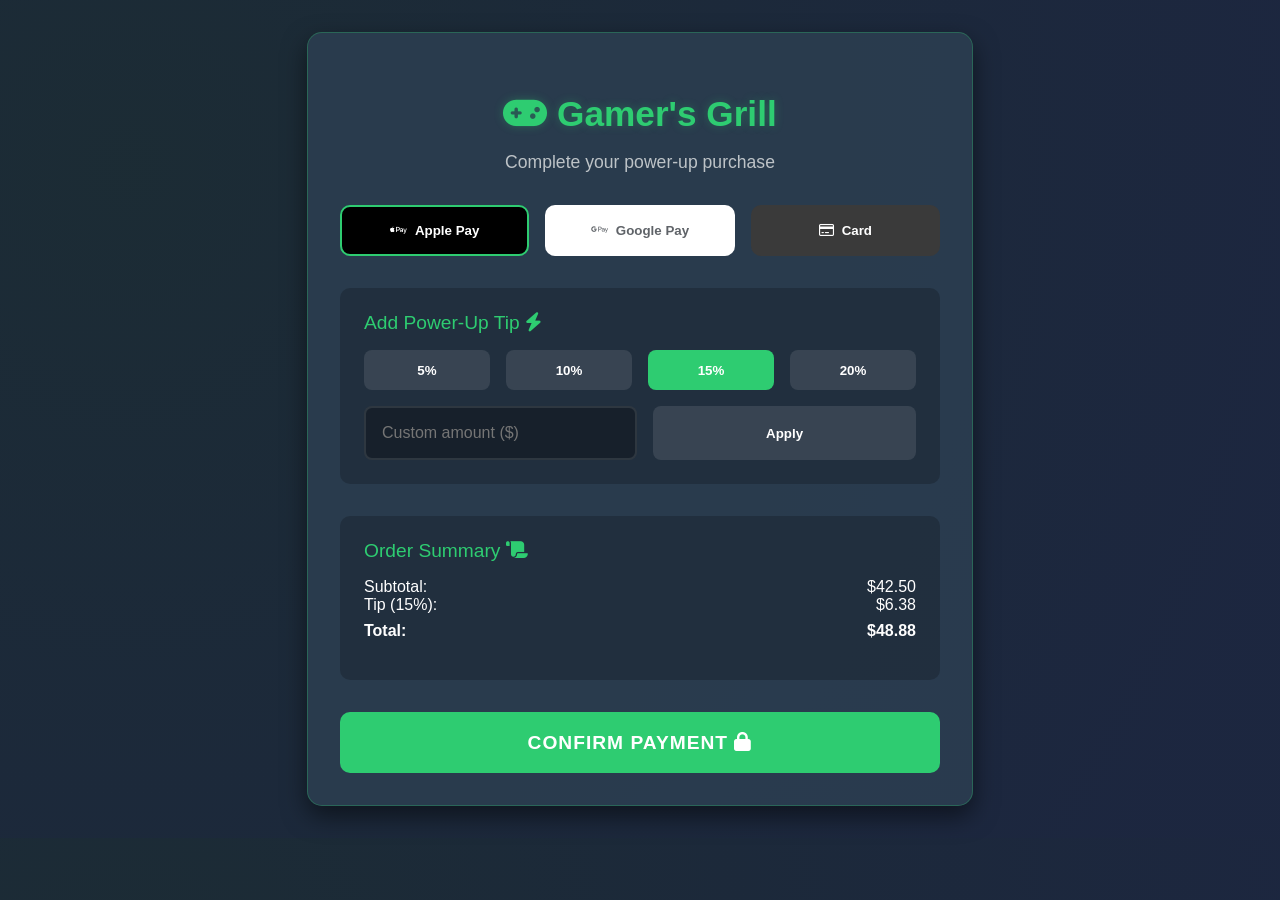
<file: target/classes/templates/payment.html>
<!DOCTYPE html>
<html lang="en">
<head>
    <meta charset="UTF-8">
    <meta name="viewport" content="width=device-width, initial-scale=1.0">
    <title>Payment - Gamer's Grill</title>
    <link rel="stylesheet" href="https://cdnjs.cloudflare.com/ajax/libs/font-awesome/6.4.0/css/all.min.css">
    <style>
        /* Gamer-Themed Styles */
        :root {
            --primary: #2ecc71;
            --secondary: #3498db;
            --dark: #2c3e50;
            --light: #ecf0f1;
            --danger: #e74c3c;
        }
        
        body {
            font-family: 'Segoe UI', Tahoma, Geneva, Verdana, sans-serif;
            background-color: #1a1a2e;
            color: white;
            margin: 0;
            padding: 0;
            background-image: radial-gradient(circle at 10% 20%, rgba(46, 204, 113, 0.1) 0%, rgba(52, 152, 219, 0.1) 90%);
        }
        
        .container {
            max-width: 600px;
            margin: 2rem auto;
            padding: 2rem;
            background: rgba(44, 62, 80, 0.9);
            border-radius: 15px;
            box-shadow: 0 10px 25px rgba(0, 0, 0, 0.5);
            border: 1px solid rgba(46, 204, 113, 0.3);
        }
        
        h2 {
            color: var(--primary);
            text-align: center;
            font-size: 2.2rem;
            margin-bottom: 0.5rem;
            text-shadow: 0 0 10px rgba(46, 204, 113, 0.3);
        }
        
        .subtitle {
            text-align: center;
            color: #bdc3c7;
            margin-bottom: 2rem;
            font-size: 1.1rem;
        }
        
        /* Payment Methods */
        .payment-methods {
            display: flex;
            gap: 1rem;
            margin-bottom: 2rem;
            flex-wrap: wrap;
        }
        
        .payment-btn {
            flex: 1;
            min-width: 120px;
            padding: 1rem;
            border: 2px solid transparent;
            border-radius: 10px;
            background: rgba(255, 255, 255, 0.1);
            color: white;
            font-weight: bold;
            cursor: pointer;
            transition: all 0.3s;
            display: flex;
            align-items: center;
            justify-content: center;
            gap: 0.5rem;
        }
        
        .payment-btn:hover {
            transform: translateY(-3px);
            box-shadow: 0 5px 15px rgba(0, 0, 0, 0.3);
        }
        
        .payment-btn.active {
            border-color: var(--primary);
            background: rgba(46, 204, 113, 0.1);
        }
        
        .payment-btn.apple { color: white; background: #000; }
        .payment-btn.google { color: #5f6368; background: white; }
        .payment-btn.credit { color: white; background: #3a3a3a; }
        
        /* Card Form */
        .card-form {
            display: none;
            animation: fadeIn 0.5s ease;
        }
        
        .card-form.active {
            display: block;
        }
        
        .form-group {
            margin-bottom: 1.5rem;
        }
        
        label {
            display: block;
            margin-bottom: 0.5rem;
            color: #bdc3c7;
        }
        
        input {
            width: 100%;
            padding: 1rem;
            border: 2px solid rgba(255, 255, 255, 0.1);
            border-radius: 8px;
            background: rgba(0, 0, 0, 0.3);
            color: white;
            font-size: 1rem;
            transition: all 0.3s;
        }
        
        input:focus {
            border-color: var(--secondary);
            outline: none;
            box-shadow: 0 0 0 3px rgba(52, 152, 219, 0.3);
        }
        
        .row {
            display: flex;
            gap: 1rem;
        }
        
        .row .form-group {
            flex: 1;
        }
        
        /* Tip Selection */
        .tip-section {
            margin: 2rem 0;
            padding: 1.5rem;
            background: rgba(0, 0, 0, 0.2);
            border-radius: 10px;
        }
        
        .tip-title {
            font-size: 1.2rem;
            margin-bottom: 1rem;
            color: var(--primary);
        }
        
        .tip-options {
            display: flex;
            gap: 1rem;
            flex-wrap: wrap;
        }
        
        .tip-btn {
            flex: 1;
            min-width: 80px;
            padding: 0.8rem;
            border: none;
            border-radius: 8px;
            background: rgba(255, 255, 255, 0.1);
            color: white;
            font-weight: bold;
            cursor: pointer;
            transition: all 0.3s;
            text-align: center;
        }
        
        .tip-btn:hover {
            background: rgba(46, 204, 113, 0.2);
        }
        
        .tip-btn.active {
            background: var(--primary);
            color: white;
        }
        
        .custom-tip {
            display: flex;
            gap: 1rem;
            margin-top: 1rem;
        }
        
        .custom-tip input {
            flex: 1;
        }
        
        /* Submit Button */
        .submit-btn {
            width: 100%;
            padding: 1.2rem;
            background: var(--primary);
            color: white;
            border: none;
            border-radius: 10px;
            font-size: 1.2rem;
            font-weight: bold;
            cursor: pointer;
            transition: all 0.3s;
            text-transform: uppercase;
            letter-spacing: 1px;
        }
        
        .submit-btn:hover {
            background: #27ae60;
            transform: translateY(-3px);
            box-shadow: 0 10px 20px rgba(0, 0, 0, 0.2);
        }
        
        /* Animations */
        @keyframes fadeIn {
            from { opacity: 0; transform: translateY(10px); }
            to { opacity: 1; transform: translateY(0); }
        }
        
        /* Responsive */
        @media (max-width: 768px) {
            .container {
                margin: 1rem;
                padding: 1.5rem;
            }
            
            .payment-btn {
                min-width: 100%;
            }
        }
    </style>
</head>
<body>
    <div class="container">
        <h2><i class="fas fa-gamepad"></i> Gamer's Grill</h2>
        <p class="subtitle">Complete your power-up purchase</p>
        
        <!-- Payment Method Selection -->
        <div class="payment-methods">
            <button class="payment-btn apple active" onclick="showPaymentMethod('apple')">
                <i class="fab fa-apple-pay"></i> Apple Pay
            </button>
            <button class="payment-btn google" onclick="showPaymentMethod('google')">
                <i class="fab fa-google-pay"></i> Google Pay
            </button>
            <button class="payment-btn credit" onclick="showPaymentMethod('card')">
                <i class="far fa-credit-card"></i> Card
            </button>
        </div>
        
        <!-- Credit Card Form (Hidden by default) -->
        <div id="cardForm" class="card-form">
            <div class="form-group">
                <label for="cardNumber">Card Number</label>
                <input type="text" id="cardNumber" placeholder="1234 5678 9012 3456" required>
            </div>
            
            <div class="row">
                <div class="form-group">
                    <label for="expiryDate">Expiry Date</label>
                    <input type="text" id="expiryDate" placeholder="MM/YY" required>
                </div>
                <div class="form-group">
                    <label for="cvv">CVV</label>
                    <input type="text" id="cvv" placeholder="123" required>
                </div>
            </div>
            
            <div class="form-group">
                <label for="cardName">Name on Card</label>
                <input type="text" id="cardName" placeholder="Your Name" required>
            </div>
        </div>
        
        <!-- Tip Selection -->
        <div class="tip-section">
            <div class="tip-title">Add Power-Up Tip <i class="fas fa-bolt"></i></div>
            <div class="tip-options">
                <button class="tip-btn" onclick="selectTip(5)">5%</button>
                <button class="tip-btn" onclick="selectTip(10)">10%</button>
                <button class="tip-btn active" onclick="selectTip(15)">15%</button>
                <button class="tip-btn" onclick="selectTip(20)">20%</button>
            </div>
            <div class="custom-tip">
                <input type="number" id="customTip" placeholder="Custom amount ($)">
                <button class="tip-btn" onclick="applyCustomTip()">Apply</button>
            </div>
        </div>
        
        <!-- Order Summary -->
        <div class="tip-section">
            <div class="tip-title">Order Summary <i class="fas fa-scroll"></i></div>
            <div style="margin-bottom: 1rem;">
                <div style="display: flex; justify-content: space-between;">
                    <span>Subtotal:</span>
                    <span id="subtotal">$0.00</span>
                </div>
                <div style="display: flex; justify-content: space-between;">
                    <span>Tip (<span id="tipPercent">15</span>%):</span>
                    <span id="tipAmount">$0.00</span>
                </div>
                <div style="display: flex; justify-content: space-between; font-weight: bold; margin-top: 0.5rem;">
                    <span>Total:</span>
                    <span id="totalAmount">$0.00</span>
                </div>
            </div>
        </div>
        
        <button class="submit-btn" onclick="processPayment()">
            Confirm Payment <i class="fas fa-lock"></i>
        </button>
    </div>

    <script>
        // Current tip percentage (default 15%)
        let currentTip = 15;
        let subtotal = 0; // This would come from your cart system
        
        // Load order total from localStorage or calculate from cart
        window.addEventListener('DOMContentLoaded', () => {
            // For demo purposes, we'll use a fixed amount
            // In your real app, calculate from the cart
            subtotal = 42.50; // Example amount
            updateOrderSummary();
        });
        
        function showPaymentMethod(method) {
            // Update active button
            document.querySelectorAll('.payment-btn').forEach(btn => {
                btn.classList.remove('active');
            });
            event.target.classList.add('active');
            
            // Show appropriate form
            document.getElementById('cardForm').classList.remove('active');
            
            if (method === 'card') {
                document.getElementById('cardForm').classList.add('active');
            }
            // In a real app, you'd handle Apple/Google Pay initialization here
        }
        
        function selectTip(percent) {
            currentTip = percent;
            
            // Update active tip button
            document.querySelectorAll('.tip-btn').forEach(btn => {
                btn.classList.remove('active');
            });
            event.target.classList.add('active');
            
            // Update order summary
            updateOrderSummary();
        }
        
        function applyCustomTip() {
            const customTip = parseFloat(document.getElementById('customTip').value);
            if (!isNaN(customTip) && customTip > 0) {
                // Convert dollar amount to percentage
                currentTip = Math.round((customTip / subtotal) * 100);
                document.getElementById('tipPercent').textContent = currentTip;
                updateOrderSummary();
            }
        }
        
        function updateOrderSummary() {
            const tipAmount = subtotal * (currentTip / 100);
            const total = subtotal + tipAmount;
            
            document.getElementById('subtotal').textContent = `$${subtotal.toFixed(2)}`;
            document.getElementById('tipPercent').textContent = currentTip;
            document.getElementById('tipAmount').textContent = `$${tipAmount.toFixed(2)}`;
            document.getElementById('totalAmount').textContent = `$${total.toFixed(2)}`;
        }
        
        function processPayment() {
            // Validate form if credit card is selected
            if (document.querySelector('.payment-btn.credit').classList.contains('active')) {
                const cardNumber = document.getElementById('cardNumber').value;
                const expiryDate = document.getElementById('expiryDate').value;
                const cvv = document.getElementById('cvv').value;
                
                if (!cardNumber || !expiryDate || !cvv) {
                    alert('Please complete all card details');
                    return;
                }
            }
            
            // Process payment (this would call your payment API in a real app)
            alert(`Payment successful! Thank you for your $${(subtotal * (currentTip/100)).toFixed(2)} tip!`);
            
            // In your real app, you would:
            // 1. Send payment to your processor
            // 2. On success, redirect to confirmation page
            // 3. Clear the cart
        }
    </script>
</body>
</html>
</file>
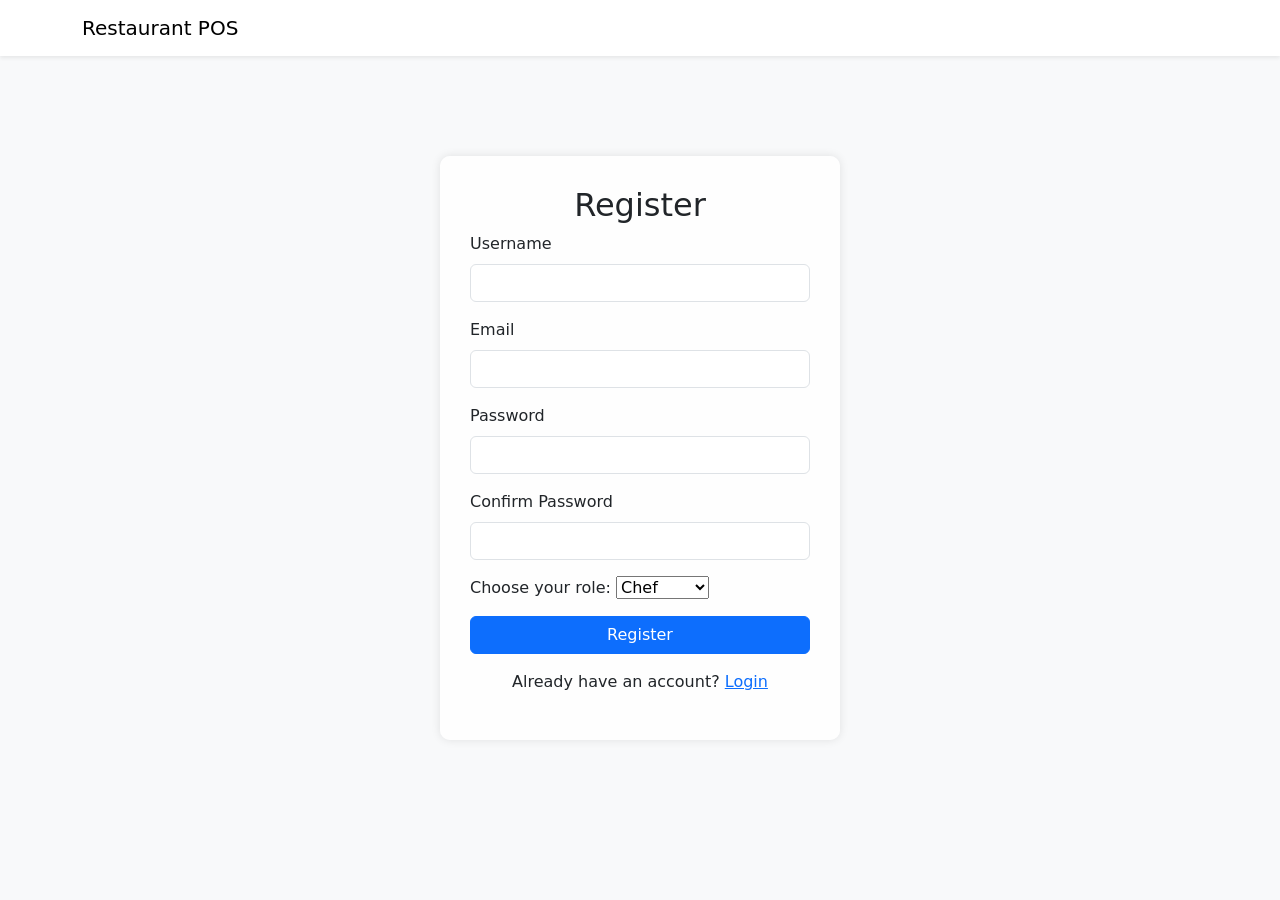
<file: target/classes/templates/register.html>
<!DOCTYPE html>
<html lang="en">
<head>
    <meta charset="UTF-8">
    <meta name="viewport" content="width=device-width, initial-scale=1.0">
    <title>Login & Register</title>
    <link href="https://cdn.jsdelivr.net/npm/bootstrap@5.3.0/dist/css/bootstrap.min.css" rel="stylesheet">
    <script defer src="https://cdn.jsdelivr.net/npm/bootstrap@5.3.0/dist/js/bootstrap.bundle.min.js"></script>
    <style>
        .auth-container {
            max-width: 400px;
            margin: 100px auto;
            background: rgba(255, 255, 255, 0.9);
            padding: 30px;
            border-radius: 10px;
            box-shadow: 0 0 10px rgba(0, 0, 0, 0.1);
        }
    </style>
</head>
<body class="bg-light">
    <nav class="navbar navbar-expand-lg navbar-light bg-white shadow-sm">
        <div class="container">
            <a class="navbar-brand" href="/">Restaurant POS</a>
        </div>
    </nav>
    
    <div class="auth-container">
        <h2 class="text-center">Register</h2>
        <form action="/createUser" method="post">
            <!-- Username Field -->
            <div class="mb-3">
                <label for="name" class="form-label">Username</label>
                <input type="text" class="form-control" id="name" name="name"required>
            </div>
            <!-- Email Field -->
            <div class="mb-3">
                <label for="email" class="form-label">Email</label>
                <input type="email" class="form-control" id="email" name="email" required>
            </div>
            <!-- Password Field -->
            <div class="mb-3">
                <label for="password" class="form-label">Password</label>
                <input type="password" class="form-control" id="password"  required>
            </div>
            <!-- Confirm Password Field -->
            <div class="mb-3">
                <label for="confirmPassword" class="form-label">Confirm Password</label>
                <input type="password" class="form-control" id="password" name="password" required>
            </div>   
            <div class="mb-3">
<label for="roles">Choose your role:</label>
<select id="role" name="role">
  <option value="Chef">Chef</option>
  <option value="Waiter">Waiter</option>
  <option value="Manager">Manager</option>
  <option value="Host">Host</option>
</select>
</div>
            <button type="submit" class="btn btn-primary w-100">Register</button>
            <p class="text-center mt-3">Already have an account? <a href="signin">Login</a></p>
        </form>
    </div>
</body>
</html>
</file>
